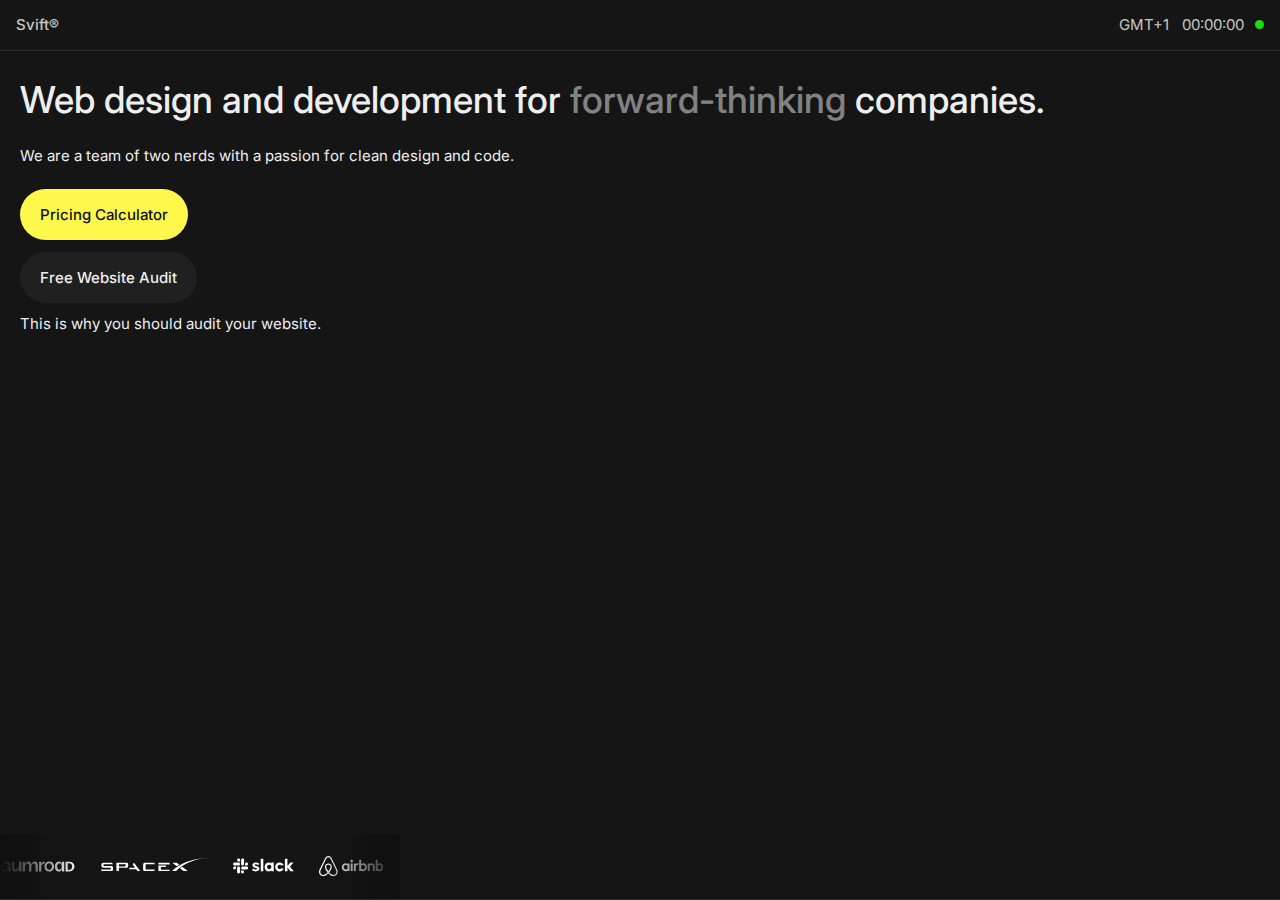
<file: index.html>
<!DOCTYPE html>
<html lang="en">
<head>
    <meta charset="UTF-8">
    <meta name="viewport" content="width=device-width, initial-scale=1, maximum-scale=1">
    <script src="/js/main.js" defer></script>
    <script src="/js/modal.js" defer></script>
    <link rel="preconnect" href="https://fonts.googleapis.com">
    <link rel="preconnect" href="https://fonts.gstatic.com" crossorigin>
    <link href="https://fonts.googleapis.com/css2?family=Inter:wght@100..900&display=swap" rel="stylesheet">
    <link rel="preload" href="global.css" as="style" onload="this.onload=null;this.rel='stylesheet'" />
    <noscript>
        <link rel="stylesheet" href="global.css" />
    </noscript>
    <link rel="stylesheet" href="/css/modal.css" />
    <link rel="stylesheet" href="/css/landing.css">
    <title>Svift®</title>
</head>
<body>

    <nav>
        <div class="nav-item"><a href="/" class="logo">Svift®</a></div>
        <div class="nav-item"><p>GMT+1</p><p class="time">00:00:00</p><div class="dot"></div></div>
    </nav>
    <main>
        <section class="hero">
            <div class="content">
                <h1>Web design and development for <span class="op">forward-thinking</span> companies.</h1>
            <p>We are a team of two nerds with a passion for clean design and code.</p>
            <div class="cta">
                <a href="/page/calculator.html"><button class="inverted">Pricing Calculator</button></a>
                <button class="" id="modal-btn">Free Website Audit</button>
                <p>This is why you should audit your website.</p>
            </div>
            </div>
            <div class="logo-slider">
                <div>
                    <img src="/media/gumroad.svg" alt="">
                    <img src="/media/spacex.svg" alt="">
                    <img src="/media/slack.svg" alt="">
                    <img src="/media/airbnb.svg" alt="">
                    <img src="/media/gumroad.svg" alt="">
                    <img src="/media/spacex.svg" alt="">
                    <img src="/media/slack.svg" alt="">
                    <img src="/media/airbnb.svg" alt="">
                </div>
            </div>
        </section>
        <section>
        </section>
        <div id="modal">
            <div class="modal-close"></div>
            <div class="modal-box">
                <div class="modal-content">
                    <p>We’ll do a free audit of your website so you can see how your website is performing</p>
                    <span class="error"></span>
                    <div class="modal-pages">
                        <div class="modal-page">
                            <input id="modal-input" class="website" type="text" placeholder="example.com" required>
                        </div>
                        <div class="modal-page">
                            <input id="modal-input" class="email" type="email" placeholder="example@gmail.com" required>
                        </div>
                    </div>
                    <div class="modal-btns">
                        <button class="modal-previous">previous</button>
                        <button class="modal-next">next</button>
                    </div>
                </div>
            </div>
        </div>
    </main>

</body>
</html>
</file>
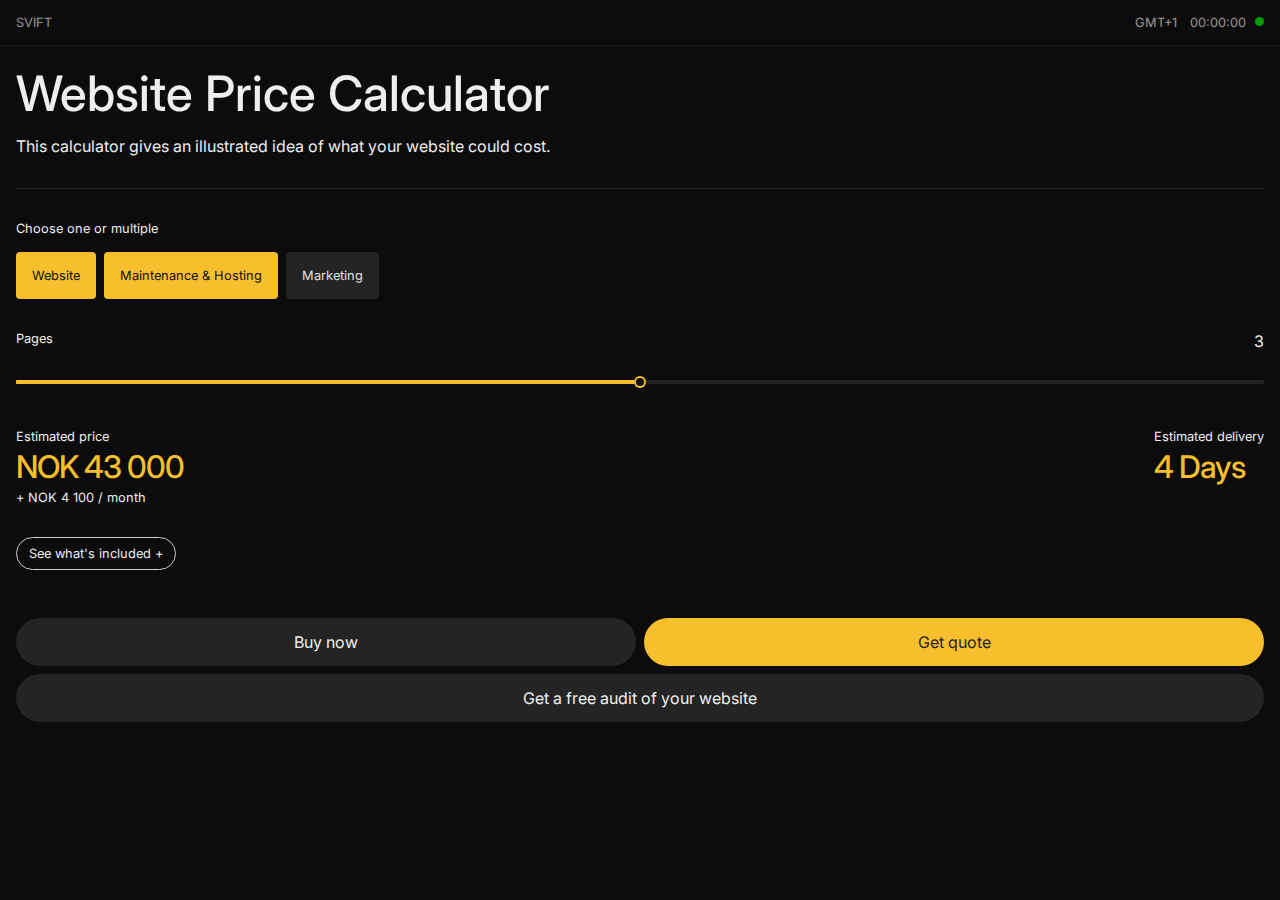
<file: calculator.html>
<!DOCTYPE html>
<html lang="en">
<head>
    <meta charset="UTF-8">
    <meta name="viewport" content="width=device-width, initial-scale=1, maximum-scale=1">
    <script src="main.js" defer></script>
    <script src="calculator.js" defer></script>
    <link rel="preconnect" href="https://fonts.googleapis.com">
    <link rel="preconnect" href="https://fonts.gstatic.com" crossorigin>
    <link href="https://fonts.googleapis.com/css2?family=Inter&display=swap" rel="stylesheet">
    <link rel="preload" href="style.css" as="style" onload="this.onload=null;this.rel='stylesheet'" />
    <noscript>
        <link rel="stylesheet" href="style.css" />
    </noscript>
    <link rel="stylesheet" href="calculator.css" />
    <link rel="stylesheet" href="slider.css" />
    <title>Svift</title>
</head>
<body>
    <nav>
        <div class="nav-item"><p>SVIFT</p></div>
        <div class="nav-item"><p>GMT+1</p><p class="time">00:00:00</p><div class="dot"></div></div>
    </nav>
    <main>            
        <section>
            <div class="calculator">
                <!--<a href="index.html">Home</a>-->
                <div class="calculator-header">
                    <h1>Website Price Calculator</h1>
                    <h3>This calculator gives an illustrated idea of what your website could cost.</h3>
                </div>
                <div class="divider"></div>
                <div class="calculator-content">
                    <div class="checkboxes">
                        <div class="checkboxes-header">
                            <p>Choose one or multiple</p>
                        </div>
                        <div class="checkboxes-content">
                            <div class="checkbox-item active" id="website">Website</div>
                            <div class="checkbox-item active" id="maintenance">Maintenance & Hosting</div>
                            <div class="checkbox-item" id="marketing">Marketing</div>
                        </div>
                    </div>
                    <div class="pages">
                        <div class="pages-header">
                            <p>Pages</p>
                            <h3 class="page-number"></h3>
                        </div>
                        <input type="range" min="10" max="50" value="30" class="pages-slider">
                    </div>
                    <div class="estimates">
                        <div class="estimate-price">
                            <p>Estimated price</p>
                            <h2>NOK <span class="price-once"></span></h2>
                            <p>+ NOK <span class="price-monthly"></span> / month</p>
                        </div>
                        <div class="estimate-delivery">
                            <p>Estimated delivery</p>
                            <h2><span class="delivery"></span> Days</h2>
                        </div>
                    </div>
                    <div class="included">
                        <div class="included-btn">See what's included +</div>
                        <div class="included-header">
                            <div class="included-website">
                                <p>Website</p>
                                <div class="included-content">
                                </div>
                            </div>
                            <div class="included-maintenance">
                                <p>Maintenance & Hosting</p>
                                <div class="included-content">
                                </div>
                            </div>
                            <div class="included-marketing">
                                <p>Marketing</p>
                                <div class="included-content">
                                </div>
                            </div>
                        </div>
                    </div>
                </div>
                <div class="calculator-btns">
                    <div>
                        <button>Buy now</button>
                        <button class="inverted">Get quote</button>
                    </div>
                    
                    <button>Get a free audit of your website</button>
                </div>
            </div>
        </section>
        

    </main>
</body>
</html>
</file>
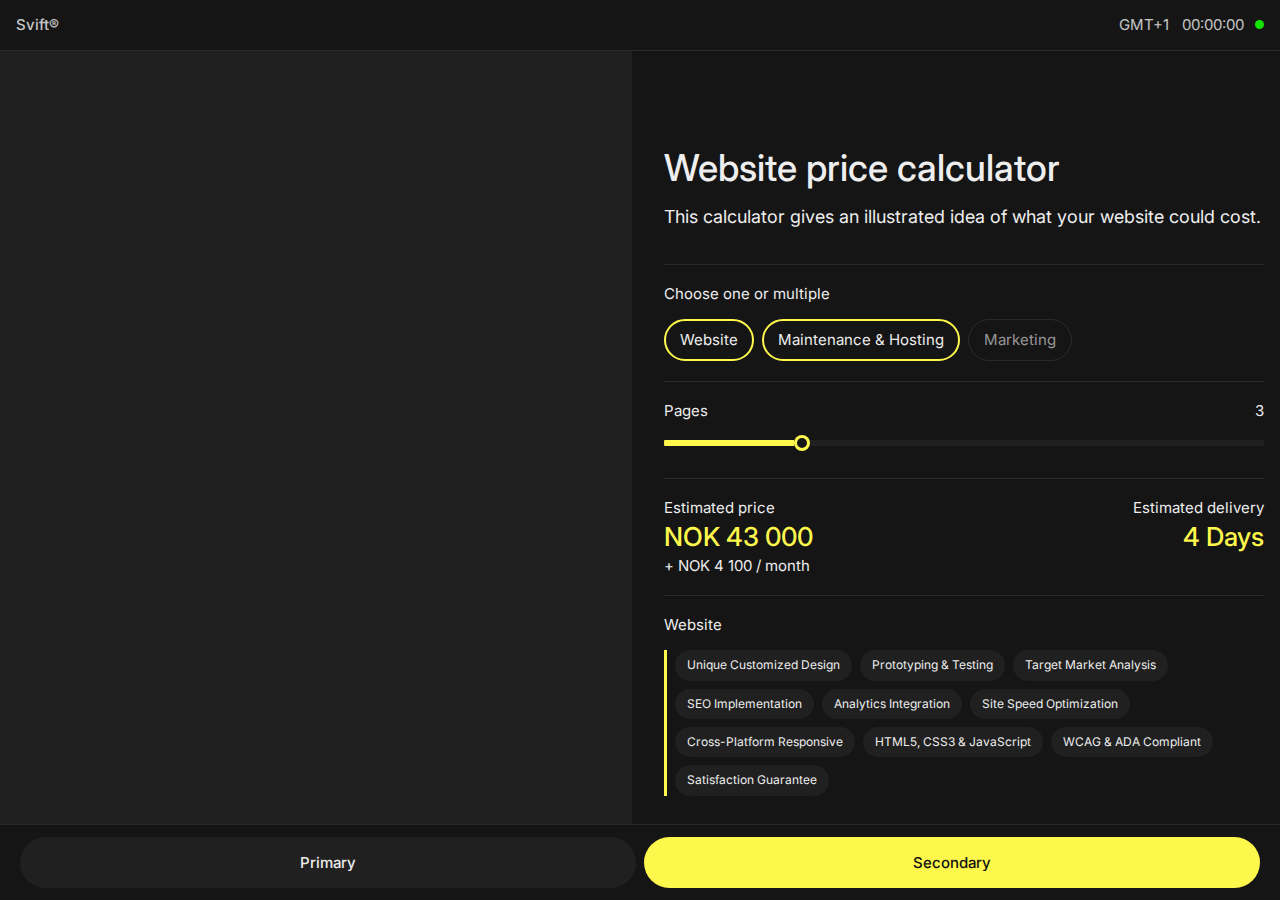
<file: page/calculator.html>
<!DOCTYPE html>
<html lang="en">
<head>
    <meta charset="UTF-8">
    <meta name="viewport" content="width=device-width, initial-scale=1, maximum-scale=1">
    <script src="/js/main.js" defer></script>
    <script src="/js/calculator.js" defer></script>
    <link rel="preconnect" href="https://fonts.googleapis.com">
    <link rel="preconnect" href="https://fonts.gstatic.com" crossorigin>
    <link href="https://fonts.googleapis.com/css2?family=Inter:wght@100..900&display=swap" rel="stylesheet">
    <link rel="preload" href="/global.css" as="style" onload="this.onload=null;this.rel='stylesheet'" />
    <noscript>
        <link rel="stylesheet" href="/global.css" />
    </noscript>
    <link rel="stylesheet" href="/css/calculator.css" />
    <link rel="stylesheet" href="/css/slider.css" />
    <title>Svift®</title>
</head>
<body>
    <nav>
        <div class="nav-item"><a href="/" class="logo">Svift®</a></div>
        <div class="nav-item"><p>GMT+1</p><p class="time">00:00:00</p><div class="dot"></div></div>
    </nav>
    <main>            
        <section class="calculator-container">
            <div class="calculator-image"></div>
            <div class="calculator">
                <!--<a href="index.html">Home</a>-->

                <div class="calculator-content">
                    <div class="calculator-header">
                        <h1>Website price calculator</h1>
                        <h3>This calculator gives an illustrated idea of what your website could cost.</h3>
                    </div>
                    <div class="divider"></div>
                    <div class="checkboxes">
                        <div class="checkboxes-header">
                            <p>Choose one or multiple</p>
                        </div>
                        <div class="checkboxes-content">
                            <div class="checkbox-item active" id="website">Website</div>
                            <div class="checkbox-item active" id="maintenance">Maintenance & Hosting</div>
                            <div class="checkbox-item" id="marketing">Marketing</div>
                        </div>
                    </div>
                    <div class="divider"></div>
                    <div class="pages">
                        <div class="pages-header">
                            <p>Pages</p>
                            <p class="page-number"></p>
                        </div>
                        <input type="range" min="100" max="1000" value="300" class="pages-slider">
                    </div>
                    <div class="divider"></div>
                    <div class="estimates">
                        <div class="estimate-price">
                            <p>Estimated price</p>
                            <h2>NOK <span class="price-once"></span></h2>
                            <h4>+ NOK <span class="price-monthly"></span> / month</h4>
                        </div>
                        <div class="estimate-delivery">
                            <p>Estimated delivery</p>
                            <h2><span class="delivery"></span> Days</h2>
                        </div>
                    </div>
                    <div class="divider"></div>
                    <div class="included">
                        <!-- <p>What's included</p> -->
                        <div class="included-header">
                            <div class="included-website">
                                <p>Website</p>
                                <div class="included-content">
                                </div>
                            </div>
                            <div class="included-maintenance">
                                <p>Maintenance & Hosting</p>
                                <div class="included-content">
                                </div>
                            </div>
                            <div class="included-marketing">
                                <p>Marketing</p>
                                <div class="included-content">
                                </div>
                            </div>
                        </div>
                    </div>
                </div>
                <div class="calculator-btns">
                    <div>
                        <button>Primary</button>
                        <button class="inverted">Secondary</button>
                    </div>
                                      
                </div>
            </div>
        </section>
        

    </main>
</body>
</html>
</file>
<file: global.css>
:root {
    /* colors */
    --primary: #FFF84C; /* #C7CDE3 #E7EB28 #F8BF2D #E6D648 */

    --bg-primary: #151515;
    --bg-secondary: #202020;
    
    --text-primary: #EEEEEE;
    --text-secondary: rgb(238, 238, 238, .6);
    --text-inverted: #111111;

    --accent-primary: #14FB00;
    --accent-secondary: #FF2222;
    --divider: rgb(238, 238, 238, .1);

    /* typography */
    --h1-large: 48.83px;
    --h1-small: 37px;
    
    --h2-large: 31.25px;
    --h2-small: 26px;
    
    --h3-large: 16px;
    --h3-small: 18px;
    
    --h4-large: 16px;
    --h4-small: 15px;

    --p-large: 15px;
    --p-small: 15px;

    --c-large: 12px;
    --c-small: 12px;

    --button-large: 15px;
    --button-small: 15px;

    --nav-large: 12.8px;
    --nav-small: 12.8px;

    --a-large: 15px;
    --a-small: 15px;

    /* misc */
    --animation-fast: 100ms;
    --animation-slow: 250ms;

    --modal-padding-x: 20px;
    --modal-padding-y: 20px;
}

* {
    padding: 0;
    margin: 0;
    text-decoration: none;
    font-family: "Inter", sans-serif;
    color: var(--text-primary);
    box-sizing: border-box;

}

body {
    background: var(--bg-primary);
}

nav {
    top: 0;
    position: fixed;
    display: flex;
    justify-content: space-between;
    width: 100%;
    padding: 1em;
    z-index: 4;
    border-bottom: 1px solid var(--divider);
    background: var(--bg-primary);
}

nav * {
    opacity: 0.9;
}

h1 {
    font-size: var(--h1-small);
    font-weight: 500;
    letter-spacing: -4%;
    line-height: 120%;
    transition-duration: var(--animation-fast);
}

h2 {
    font-size: var(--h2-small);
    font-weight: 500;
    line-height: 120%;
    letter-spacing: -4%;
}

h3 {
    font-size: var(--h3-small);
    font-weight: 400;
    line-height: 120%;
}

h4 {
    font-size: var(--h4-small);
    font-weight: 400;
}

p {
    font-weight: 400;
    line-height: 120%;
    transition-duration: var(--animation-fast);
    font-size: var(--p-small);
}

small {
    font-size: var(--c-small);
    line-height: 120%;
}

button {
    padding: 16px 20px;
    background: var(--bg-secondary);
    color: var(--text-primary);
    border: none;
    border-radius: 1000px;
    font-size: var(--button-small);
    font-weight: 500;

    text-align: center;
}

button.inverted {
    color: var(--text-inverted);
    background: var(--primary);
}

input[type="text"], input[type="email"] {
    border-radius: 1000px;
    padding: 16px 24px;
    border: 1px solid var(--divider);
    color: var(--bg-primary);
}

.pill {
    background: var(--bg-secondary);
    color: var(--text-primary);
    font-size: var(--c-small);
    font-weight: 400;
    line-height: 120%;
    padding: 8px 12px;
    border-radius: 100px;
}

.divider {
    width: 100%;
    background: var(--divider);
    height: 1px;
    flex: 0 0 1px;
}

.logo {
    font-size: var(--p-small);
    font-weight: 500;
}

.nav-item {
    display: flex;
    font-size: var(--nav-small);
    align-items: center;
    gap: 1em;
    font-weight: 400;
    letter-spacing: -4%;
    line-height: 104.8%;
}

.time {
    width: 60px;
}

.dot {
    height: 9px;
    width: 9px;
    background: var(--accent-primary);
    border-radius: 50%;
    animation: 3s blink infinite linear;
    margin-bottom: 1.82px;
    opacity: 1;
}

.checkbox-item {
    border-radius: 100px;
    padding: 12px 16px;
    color: var(--text-secondary);
    outline: 1px solid var(--divider);
    background: transparent;
    font-size: var(--button-small);
    font-weight: 400;
    line-height: 120%;
    transition-duration: 100ms;
    outline-offset: -1px;
}

.checkbox-item.active {
    outline: 2px solid var(--primary);
    outline-offset: -2px;
    color: var(--text-primary)
}

@keyframes blink {
    50% {
        opacity: .3;
    }
}
</file>
<file: css/modal.css>
#modal {
    opacity: 0;
    position: absolute;
    top: 0;
    left: 0;
    height: 100%;
    width: 100%;
    padding: 1em;
    z-index: 3;
    background: rgba(0, 0, 0, 0.8);
    display: none;
    justify-content: center;
    align-items: center;
    transition-duration: 250ms;
}

.modal-box {
    position: relative;
    width: 300px;
    background: var(--bg-primary);
    border-radius: 12px;
    border: 1px solid var(--divider);
    display: flex;
    justify-content: center;
    align-items: center;
    overflow: hidden;
    z-index: 42;
    flex-direction: column;
}

.modal-close {
    z-index: -1;
    height: 100%;
    width: 100%;
    position: absolute;
    top: 0;
    left: 0;
}

.modal-previous {
    display: none;
}

.modal-btns {
    width: 100%;
    display: flex;
    justify-content: space-between;
    padding: 0 var(--modal-padding-x);
}

.modal-content {
    position: relative;
    width: 100%;
    padding: var(--modal-padding-y) 0;
    display: flex;
    flex-direction: column;
    gap: 12px;
}

.modal-content p {
    padding: 0 var(--modal-padding-x);
}

.modal-pages {
    display: flex;
    transition-duration: 250ms;
    width: 200%;
}


.modal-page {
    width: 100%;
    display: flex;
    flex-direction: column;
    align-items: center;
    justify-content: center;
    padding: 0 var(--modal-padding-x);
}

.modal-page input {
    width: 100%;
}

.error {
    display: none;
    font-size: 12px;
    padding: 0 var(--modal-padding-x);
    color: var(--accent-secondary);
    animation: 150ms wiggle linear;
}

@keyframes wiggle {
    0% {
        transform: translateX(0px);
    }
    25% {
        transform: translateX(10px);
    }
    50% {
        transform: translateX(-5px);
    }
    75% {
        transform: translateX(10px);
    }
    100% {
        transform: translateX(0px);
    }
}
</file>
<file: css/landing.css>
.hero {
    overflow-x: hidden;
    height: 100svh;
    display: flex;
    flex-direction: column;
    justify-content: space-between;
    border-bottom: 1px solid var(--divider);
    align-items: start;
}

.content {
    margin-top: 46.1px;
    display: flex;
    flex-direction: column;
    gap: 24px;
    padding: 32px 20px;
}

.hero p {
    margin-right: 27px;
}

.cta {
    display: flex;
    flex-direction: column;
    align-items: start;
    gap: 12px;
}

.logo-slider {
    display: flex;
    position: relative;    
    padding: 20px 0;
    width: 100%;
    overflow: hidden;
    max-width: 400px;
}

.logo-slider div {
    display: flex;
    gap: 25px;
    animation: 15s slide infinite linear;
}

.logo-slider::before, .logo-slider::after {
    content: '';
    position: absolute;
    z-index: 3;
    width: 80px;
    height: 100%;
    background: var(--bg-primary);
    top: 0;
}

.logo-slider::before {
    left: 0;
    background: linear-gradient(90deg, rgba(15,15,15,1) 0%, rgba(15,15,15,0) 100%);
}

.logo-slider::after {
    right: 0;
    background: linear-gradient(270deg, rgba(15,15,15,1) 0%, rgba(15,15,15,0) 100%);
}

.op {
    opacity: .5;
}

@keyframes slide {
    0% {
        
    }
    100% {
        transform: translateX(calc(-50% - 12px));
    }
}
</file>
<file: style.css>
:root {
    --white-10: rgba(255, 255, 255, 0.1);
    --white-20: rgba(255, 255, 255, 0.2);
    --white-60: rgba(255, 255, 255, 0.6); 
    --primary-100: #F8BF2D; /* #E7EB28 */

    --modal-padding-x: 20px;
    --modal-padding-y: 20px;
}

* {
    padding: 0;
    margin: 0;
    text-decoration: none;
    font-family: "Inter", sans-serif;
    color: #eee;
    box-sizing: border-box;
}

body {
    background: #0C0C0C;
}

nav {
    top: 0;
    position: absolute;
    display: flex;
    justify-content: space-between;
    width: 100%;
    opacity: .6;
    padding: 1em;
    z-index: 4;
    border-bottom: 1px solid var(--white-10);
}

h1 {
    font-size: 48.83px;
    font-weight: 500;
    letter-spacing: -4%;
    line-height: 52px;
    transition-duration: 100ms;
}

h2 {
    font-size: 31.25px;
    font-weight: 500;
    color: #f1f1f1;
    letter-spacing: -1px;
}

h3 {
    font-size: 16px;
    font-weight: 400;
}

p {
    font-weight: 400;
    transition-duration: 100ms;
    font-size: 12.8px;
}

button {
    padding: 16px 24px;
    background: var(--primary-100);
    border: none;;
    border-radius: 1000px;
    color: #f1f1f1;
    font-size: 16px;
    font-weight: 400;
    line-height: 16px;
    text-align: center;
    background: #242424;
}

button.inverted {
    color: #242424;
    background: var(--primary-100);
}

input[type=text] {
    border-radius: 1000px;
    padding: 16px 24px;
    border: 1px solid var(--white-10);
    color: #121212;
}


.divider {
    width: 100%;
    background: var(--white-10);
    height: 1px;
}

.nav-item {
    display: flex;
    font-size: 12.8px;
    align-items: center;
    gap: 1em;
    font-weight: 400;
    letter-spacing: -4%;
    line-height: 104.8%;
}

.time {
    width: 52px;
}

.dot {
    height: 9px;
    width: 9px;
    background: #05FF00;
    border-radius: 50%;
    animation: 3s blink infinite linear;
    margin-bottom: 1.7px;
}

.hero {
    overflow-x: hidden;
    height: 100svh;
    display: flex;
    flex-direction: column;
    justify-content: space-between;
    border-bottom: 1px solid var(--white-10);
    align-items: start;
}

.content {
    margin-top: 46.1px;
    display: flex;
    flex-direction: column;
    gap: 24px;
    padding: 32px 20px;
}

.hero p {
    margin-right: 27px;
}

.cta {
    display: flex;
    flex-direction: column;
    align-items: start;
    gap: 12px;
}

.cta p {
    font-size: 10.24px;
    font-weight: 400;
}

.logo-slider {
    display: flex;
    position: relative;    
    padding: 20px 0;
    width: 100%;
    overflow: hidden;
    max-width: 400px;
}

.logo-slider div {
    display: flex;
    gap: 25px;
    animation: 15s slide infinite linear;
}

.logo-slider::before, .logo-slider::after {
    content: '';
    position: absolute;
    z-index: 10;
    width: 90px;
    height: 100%;
    background: black;
    top: 0;
}

.logo-slider::before {
    left: 0;
    background: linear-gradient(90deg, rgba(12,12,12,1) 0%, rgba(12,12,12,0) 100%);;
}

.logo-slider::after {
    right: 0;
    background: linear-gradient(270deg, rgba(12,12,12,1) 0%, rgba(12,12,12,0) 100%);;
}

.op {
    opacity: .5;
}



@keyframes slide {
    0% {
        
    }
    100% {
        transform: translateX(calc(-50% - 12px));
    }
}

@keyframes blink {
    50% {
        opacity: .3;
    }
}

@keyframes wiggle {
    0% {
        transform: translateX(0px);
    }
    25% {
        transform: translateX(10px);
    }
    50% {
        transform: translateX(-5px);
    }
    75% {
        transform: translateX(10px);
    }
    100% {
        transform: translateX(0px);
    }
}
</file>
<file: calculator.css>
.calculator {
    padding: 68px 16px 16px 16px;
    display: flex;
    flex-direction: column;
    gap: 32px;
}

.calculator-header {
    display: flex;
    flex-direction: column;
    gap: 16px;
}

.calculator-content {
    display: flex;
    flex-direction: column;
    gap: 32px;
}

.checkboxes {
    display: flex;
    flex-direction: column;
    gap: 16px;
}

.checkboxes-content {
    display: flex;
    gap: 8px;
    flex-wrap: wrap;
}

.checkbox-item {
    border-radius: 4px;
    padding: 16px;
    color: #e1e1e1;
    background: #242424;
    font-size: 12.8px;
}

.checkbox-item.active {
    background: var(--primary-100);
    color: #0f0f0f 
}

.pages {
    display: flex;
    flex-direction: column;
    gap: 16px;
}

.pages-header {
    display: flex;
    width: 100%;
    justify-content: space-between;
}

.estimates {
    display: flex;
    justify-content: space-between;
}

.estimate-price h2, .estimate-delivery h2 {
    margin: 4px 0;
    color: var(--primary-100)
}

.price-once, .estimate-delivery span {
    color: var(--primary-100)
}

.included {
    display: flex;
    flex-direction: column;
    align-items: start;
    gap: 16px
}

.included-btn {
    font-size: 12.8px;
    padding: 8px 12px;
    border: 1px solid #CCC;
    border-radius: 28px;
    cursor: pointer;
}
.included-btn.active {
    background: var(--primary-100);
    color: #0f0f0f;
    border: none;
}

.included-header {
    display: flex;
    flex-direction: column;
    gap: 16px;
    overflow: hidden;
    transition-duration: 250ms;
    height: 0%;
    max-height: 0px;
}

.included-header.active {
    max-height: 1000px;
}

.included-header>div {
    display: flex;
    flex-direction: column;
    gap: 8px;
}

.included-content {
    display: flex;
    flex-wrap: wrap;
    gap: 4px;
}

.included-item {
    padding: 4px 8px;
    font-size: 12.8px;
    border: 1px solid #5F5F5F;
    border-radius: 28px;
    color: #5F5F5F;
    transition-duration: 150ms;
}

.calculator-btns {
    display: flex;
    flex-direction: column;
    gap: 8px;
}

.calculator-btns>div {
    display: flex;
    width: 100%;
    gap: 8px;
}

.calculator-btns>div>button {
    width: 100%;
}
</file>
<file: slider.css>
input[type="range"] {
    --c: var(--primary-100); /* active color */
    --g: 0px; /* the gap */
    --l: 4px; /* line thickness */
    --s: 30px; /* thumb size */

    height: var(--s); /* needed for Firefox*/
    --_c: color-mix(in srgb, var(--c), var(--primary-100) var(--p,0%));
    -webkit-appearance :none;
    -moz-appearance :none;
    appearance :none;
    background: none;
    cursor: pointer;
    overflow: hidden;
    border-radius: 100px;
}


/* chromium */
input[type="range" i]::-webkit-slider-thumb{
    height: 12px;
    aspect-ratio: 1;
    border-radius: 50%;
    box-shadow: 0 0 0 var(--_b, 2px) inset var(--_c);
    border-image: linear-gradient(90deg,var(--_c) 50%,#232323 0) 0 1/calc(50% - var(--l)/2) 100vw/0 calc(100vw + var(--g));
    -webkit-appearance: none;
    appearance: none;
}


/* Firefox */
input[type="range"]::-moz-range-thumb {
    height: 12px;
    width: 12px;
    background: none;
    border-radius: 50%;
    box-shadow: 0 0 0 var(--_b, 2px) inset var(--_c);
    border-image: linear-gradient(90deg,var(--_c) 50%,#232323 0) 0 1/calc(50% - var(--l)/2) 100vw/0 calc(100vw + var(--g));
    -moz-appearance: none;
    appearance: none;
}

@supports not (color: color-mix(in srgb,red,red)) {
    input {
      --_c: var(--c);
    }
}
</file>
<file: css/calculator.css>
.calculator-container {
    display: flex;
    padding-top: 48px;
    
    overflow: hidden;
}

.calculator {
    display: flex;
    position: relative;
    flex-direction: column;
}

.calculator-content {
    padding: 98px 16px 116px 16px;
    display: flex;
    flex-direction: column;
    flex: 1;
    gap: 20px;
}

.calculator-header {
    display: flex;
    flex-direction: column;
    gap: 16px;
    padding-bottom: 16px;
}


.checkboxes {
    display: flex;
    flex-direction: column;
    gap: 16px;
}

.checkboxes-content {
    display: flex;
    gap: 8px;
    flex-wrap: wrap;
}

.pages {
    display: flex;
    flex-direction: column;
    gap: 8px;
    
}

.pages-header {
    display: flex;
    
    justify-content: space-between;
}

.estimates {
    display: flex;
    justify-content: space-between;
}

.estimate-price h2, .estimate-delivery h2 {
    margin: 4px 0;
    color: var(--primary)
}

.price-once, .estimate-delivery span {
    color: var(--primary)
}

.estimate-delivery {
    display: flex;
    flex-direction: column;
    align-items: end;
}

.included {
    display: flex;
    flex-direction: column;
    position: relative;
    gap: 32px;
    
}


.included-header {
    display: flex;
    flex-direction: column;
    gap: 32px;
    
    max-height: 100%;
    transition-duration: var(--animation-slow);
} 


.included-header p {
    opacity: 0;
    transition-duration: 100ms;
}

.included-header>div {
    display: flex;
    flex-direction: column;
    gap: 16px;
}

.included-content {
    display: flex;
    flex-wrap: wrap;
    gap: 8px;
    border-left: 3px solid var(--primary);
    padding: 0 8px;
    
}

.included-item {
    padding: 4px 8px;
    font-size: 12.8px;
    border: 1px solid #5F5F5F;
    border-radius: 28px;
    color: #5F5F5F;
    transition-duration: 150ms;
}

.calculator-btns {
    z-index: 4;
    width: 100%;
    background: var(--bg-primary);
    position: fixed;
    bottom: 0;
    left: 0;
    padding: 12px 20px;
    border-top: 1px solid var(--divider)
}

.calculator-btns div {
    position: relative;
    display: flex;
    justify-content: stretch;
    gap: 8px
}

.calculator-btns button {
    width: 50%;
}

@media only screen and (min-width: 700px) {
    .calculator-container {
        gap: 16px;
        height: 100svh;
    }
    .calculator {
        width: 50%;

    }
    .calculator-content {
        overflow-y: auto;
    }
    .calculator-image {
        width: 50%;
        background: var(--bg-secondary);
    }

    
}

@media only screen and (min-width: 1300px) {
    .calculator-btns {
        width: 100%;
        position: absolute;
    }
}
</file>
<file: css/slider.css>
input[type="range"] {
    --c: var(--primary);
    --g: 0px;
    --l: 6px; 
    --s: 30px; 
    border: none;
    padding: none;
    height: var(--s); 
    --_c: color-mix(in srgb, var(--c), var(--primary) var(--p,0%));
    -webkit-appearance :none;
    -moz-appearance :none;
    appearance :none;
    background: none;
    cursor: pointer;
    overflow: hidden;
    border-radius: 100px;
}

input[type="range" i]::-webkit-slider-thumb{
    height: 16px;
    aspect-ratio: 1;
    border-radius: 50%;
    box-shadow: 0 0 0 var(--_b, 3px) inset var(--_c);
    border-image: linear-gradient(90deg,var(--_c) 50%,var(--bg-secondary) 0) 0 1/calc(50% - var(--l)/2) 100vw/0 calc(100vw + var(--g));
    -webkit-appearance: none;
    appearance: none;
}



input[type="range"]::-moz-range-thumb {
    height: 16px;
    width: 16px;
    background: none;
    border-radius: 50%;
    box-shadow: 0 0 0 var(--_b, 3px) inset var(--_c);
    border-image: linear-gradient(90deg,var(--_c) 50%,var(--bg-secondary) 0) 0 1/calc(50% - var(--l)/2) 100vw/0 calc(100vw + var(--g));
    -moz-appearance: none;
    appearance: none;
}

@supports not (color: color-mix(in srgb,red,red)) {
    input {
      --_c: var(--c);
    }
}
</file>
